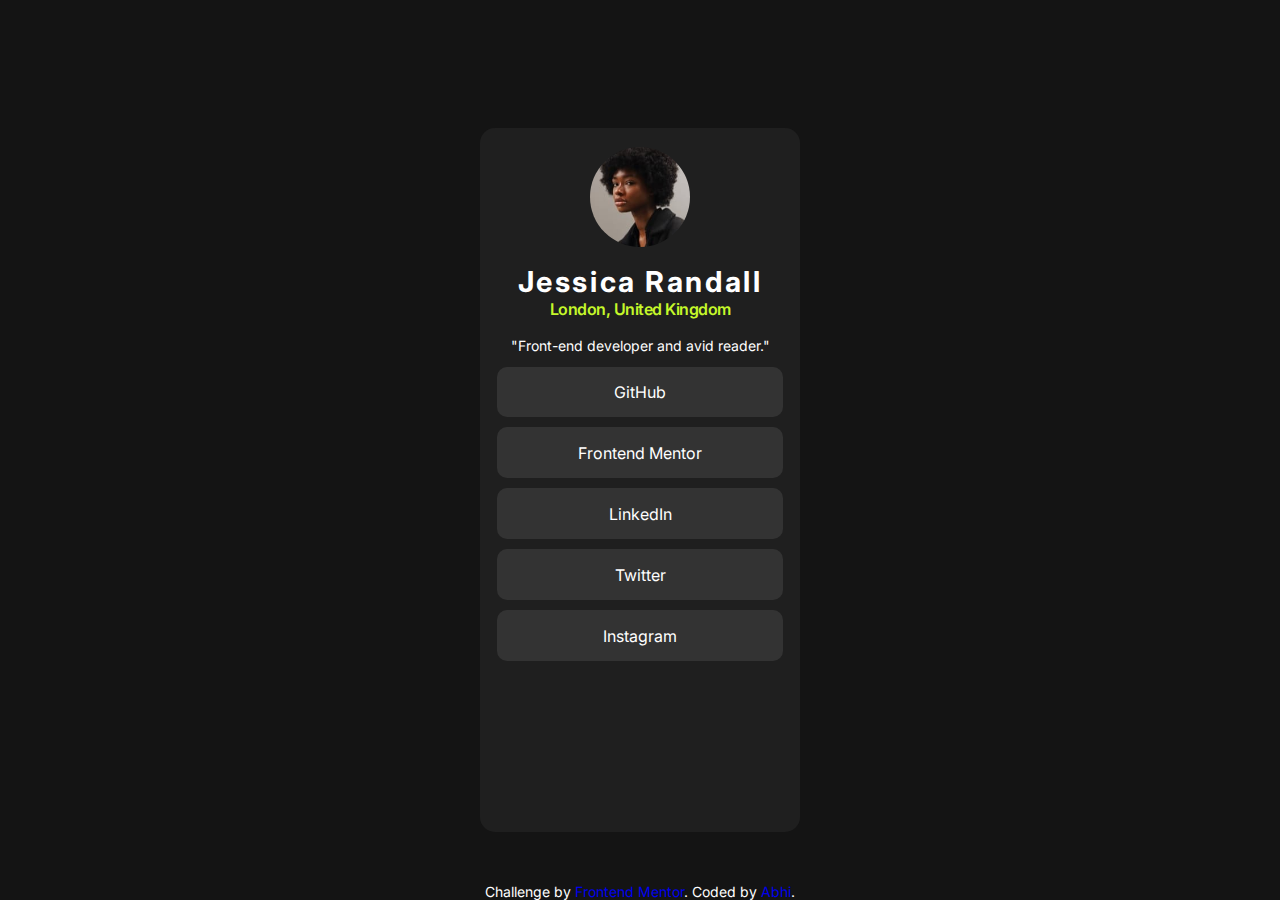
<file: 04-project/index.html>
<!DOCTYPE html>
<html lang="en">
<head>
  <meta charset="UTF-8">
  <meta name="viewport" content="width=device-width, initial-scale=1.0"> <!-- displays site properly based on user's device -->

  <link rel="icon" type="image/png" sizes="32x32" href="./assets/images/favicon-32x32.png">
  
  <title>Frontend Mentor | Social links profile</title>
   
  <link rel="stylesheet" href="../04-project/assets/css/style.css">
</head>
<body>

  
    <div class="cover">
    
      <header class="top">
        <div class="img-section">
          <img src="../04-project/assets/images/avatar-jessica.jpeg" alt="Profile pic of Jessica">
        </div>
        <h1>Jessica Randall</h1>
        <h3>London, United Kingdom</h3>
        <p>  "Front-end developer and avid reader."</p>

      </header>
      
      <main class="buttons">
        
          <a href="https://github.com" target="_blank">GitHub</a>
          <a href="https://www.frontendmentor.io" target="_blank"> Frontend Mentor</a>
          <a href="https://in.linkedin.com" target="_blank">LinkedIn</a>
          <a href="https://twitter.com" target="_blank">Twitter</a>
          <a href="https://instagram.com" target="_blank">Instagram</a> 
      
      </main>
    </div>

    <footer class="footer">
      <div class="attribution">
        Challenge by <a href="https://www.frontendmentor.io?ref=challenge" target="_blank">Frontend Mentor</a>. 
        Coded by <a href="https://github.com/abhi-zero/Social-links/">Abhi</a>.
      </div>
    </footer>
   
</body>
</html>
</file>
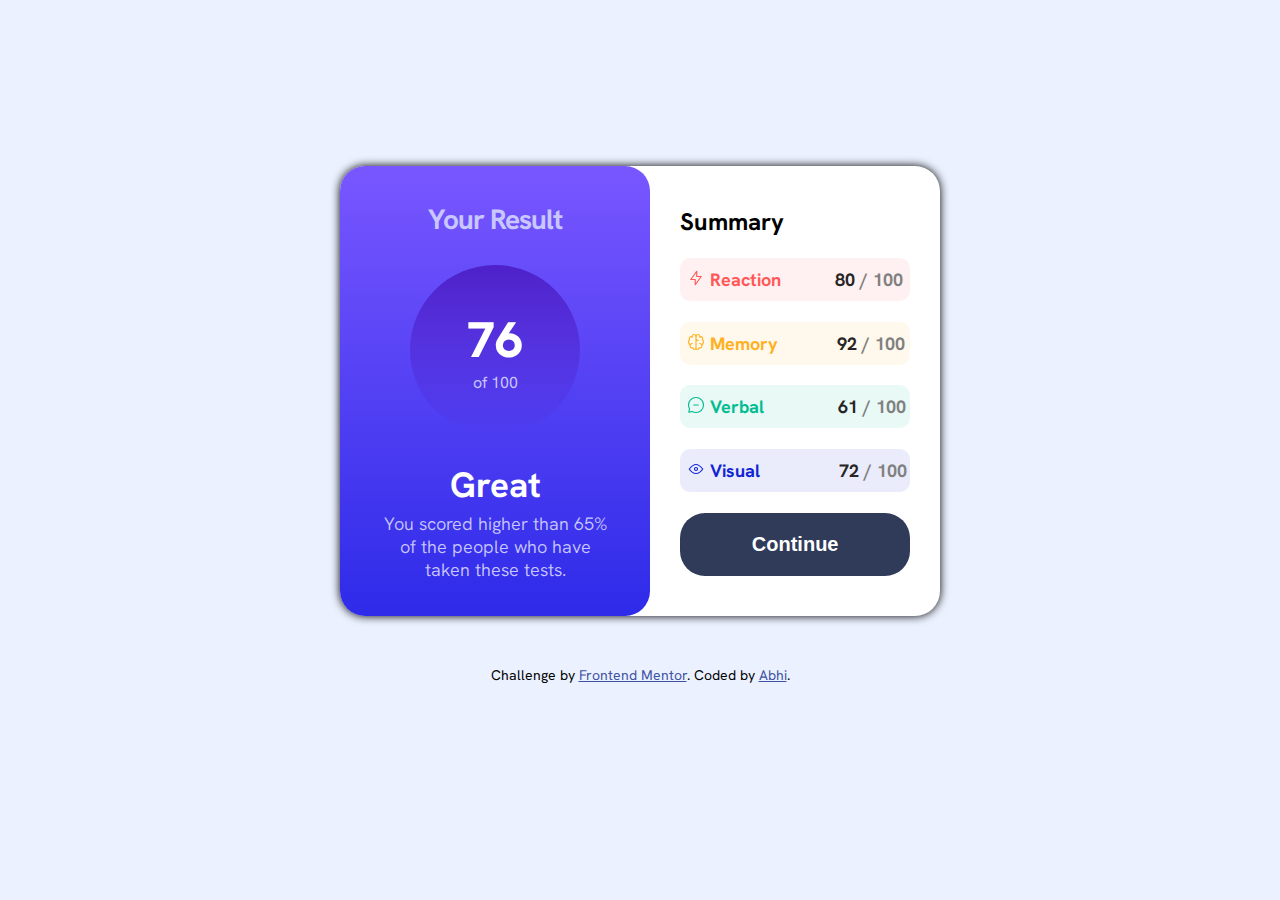
<file: 06-results-summary-component/index.html>
<!DOCTYPE html>
<html lang="en">
<head>
  <meta charset="UTF-8">
  <meta name="viewport" content="width=device-width, initial-scale=1.0"> <!-- displays site properly based on user's device -->

  <link rel="icon" type="image/png" sizes="32x32" href="./assets/images/favicon-32x32.png">
  
  <title>Frontend Mentor | Results summary component</title>
 
   <link rel="stylesheet" href="style.css">


</head>
<body>
     <!-- ||Main  -->
      <main>
        <!-- ||RIGHT SIDE  -->
        <div class="right-side">
          <h2>Your Result</h2>
          <div class="circle">
            <span class="big">76</span>
            <span class="small">of 100</span>
          </div>
          <div class="right-lower">
            <h2>Great</h2>
            <p> You scored higher than 65% of the people who have taken these tests.</p>
          </div>
        </div>

        <!-- ||LEFT SIDE SECTION  -->

        <div class="left-side">
          
          <h2>Summary</h2>
          <div class="line1">

            <svg xmlns="http://www.w3.org/2000/svg" width="20" height="20" fill="none" viewBox="0 0 20 20"><path stroke="#F55" stroke-linecap="round" stroke-linejoin="round" stroke-width="1.25" d="M10.833 8.333V2.5l-6.666 9.167h5V17.5l6.666-9.167h-5Z"/></svg>

            <h4 class="text1">Reaction</h4>
            <h4 class="num"><span> 80</span> / 100</h4>

          </div>
          <div class="line2">

            <svg xmlns="http://www.w3.org/2000/svg" width="20" height="20" fill="none" viewBox="0 0 20 20"><path stroke="#FFB21E" stroke-linecap="round" stroke-linejoin="round" stroke-width="1.25" d="M5.833 11.667a2.5 2.5 0 1 0 .834 4.858"/><path stroke="#FFB21E" stroke-linecap="round" stroke-linejoin="round" stroke-width="1.25" d="M3.553 13.004a3.333 3.333 0 0 1-.728-5.53m.025-.067a2.083 2.083 0 0 1 2.983-2.824m.199.054A2.083 2.083 0 1 1 10 3.75v12.917a1.667 1.667 0 0 1-3.333 0M10 5.833a2.5 2.5 0 0 0 2.5 2.5m1.667 3.334a2.5 2.5 0 1 1-.834 4.858"/><path stroke="#FFB21E" stroke-linecap="round" stroke-linejoin="round" stroke-width="1.25" d="M16.447 13.004a3.334 3.334 0 0 0 .728-5.53m-.025-.067a2.083 2.083 0 0 0-2.983-2.824M10 3.75a2.085 2.085 0 0 1 2.538-2.033 2.084 2.084 0 0 1 1.43 2.92m-.635 12.03a1.667 1.667 0 0 1-3.333 0"/></svg>

            <h4 class="text2">Memory</h4>
            <h4 class="num"> <span>92 </span>/ 100</h4>

          </div>

          <div class="line3">

            <svg xmlns="http://www.w3.org/2000/svg" width="20" height="20" fill="none" viewBox="0 0 20 20"><path stroke="#00BB8F" stroke-linecap="round" stroke-linejoin="round" stroke-width="1.25" d="M7.5 10h5M10 18.333A8.333 8.333 0 1 0 1.667 10c0 1.518.406 2.942 1.115 4.167l-.699 3.75 3.75-.699A8.295 8.295 0 0 0 10 18.333Z"/></svg>

            <h4 class="text3">Verbal</h4>
            <h4 class="num"><span>61</span> / 100</h4>

          </div>

          <div class="line4">

            <svg xmlns="http://www.w3.org/2000/svg" width="20" height="20" fill="none" viewBox="0 0 20 20"><path stroke="#1125D6" stroke-linecap="round" stroke-linejoin="round" stroke-width="1.25" d="M10 11.667a1.667 1.667 0 1 0 0-3.334 1.667 1.667 0 0 0 0 3.334Z"/><path stroke="#1125D6" stroke-linecap="round" stroke-linejoin="round" stroke-width="1.25" d="M17.5 10c-1.574 2.492-4.402 5-7.5 5s-5.926-2.508-7.5-5C4.416 7.632 6.66 5 10 5s5.584 2.632 7.5 5Z"/></svg>

            <h4 class="text4">Visual</h4>
            <h4 class="num"><span>72 </span>/ 100</h4>

          </div>

          <button>Continue</button> 

        </div>

      </main>
       
      <!-- ||FOOTER  -->
      <footer class="attribution">
        Challenge by <a href="https://www.frontendmentor.io?ref=challenge" target="_blank">Frontend Mentor</a>. 
        Coded by <a href="https://abhi-zero.github.io/Social-links/">Abhi</a>.
      </footer>
    
</body>
</html>
</file>
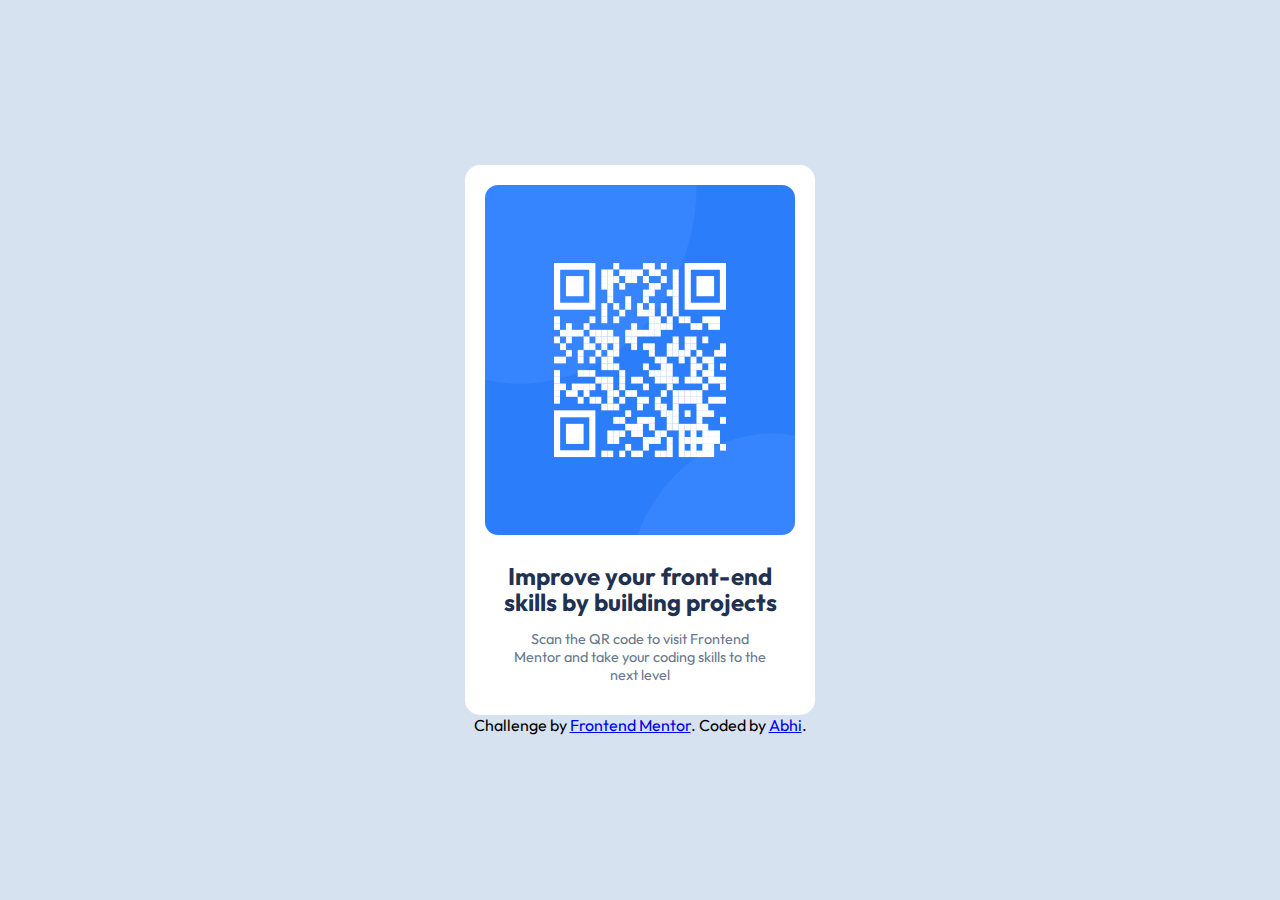
<file: 07-qr-code-component/index.html>
<!DOCTYPE html>
<html lang="en">
<head>
  <meta charset="UTF-8">
  <meta name="viewport" content="width=device-width, initial-scale=1.0"> <!-- displays site properly based on user's device -->

  <link rel="icon" type="image/png" sizes="32x32" href="./images/favicon-32x32.png">
  
  <title>Frontend Mentor | QR code component</title>
  <link rel="stylesheet" href="style.css">
</head>
<body>

  <main>
    <div class="img">
      <img src="./images/image-qr-code.png" alt="QR">
    </div>
    <div class="text">
      <h3>Improve your front-end skills by building projects</h3>
      <p>Scan the QR code to visit Frontend Mentor and take your coding skills to the next level</p>
    </div>
  </main>
  
  <footer class="attribution">
    Challenge by <a href="https://www.frontendmentor.io?ref=challenge" target="_blank">Frontend Mentor</a>. 
    Coded by <a href="https://abhi-zero.github.io/Social-links/">Abhi</a>.
  </footer>
</body>
</html>
</file>
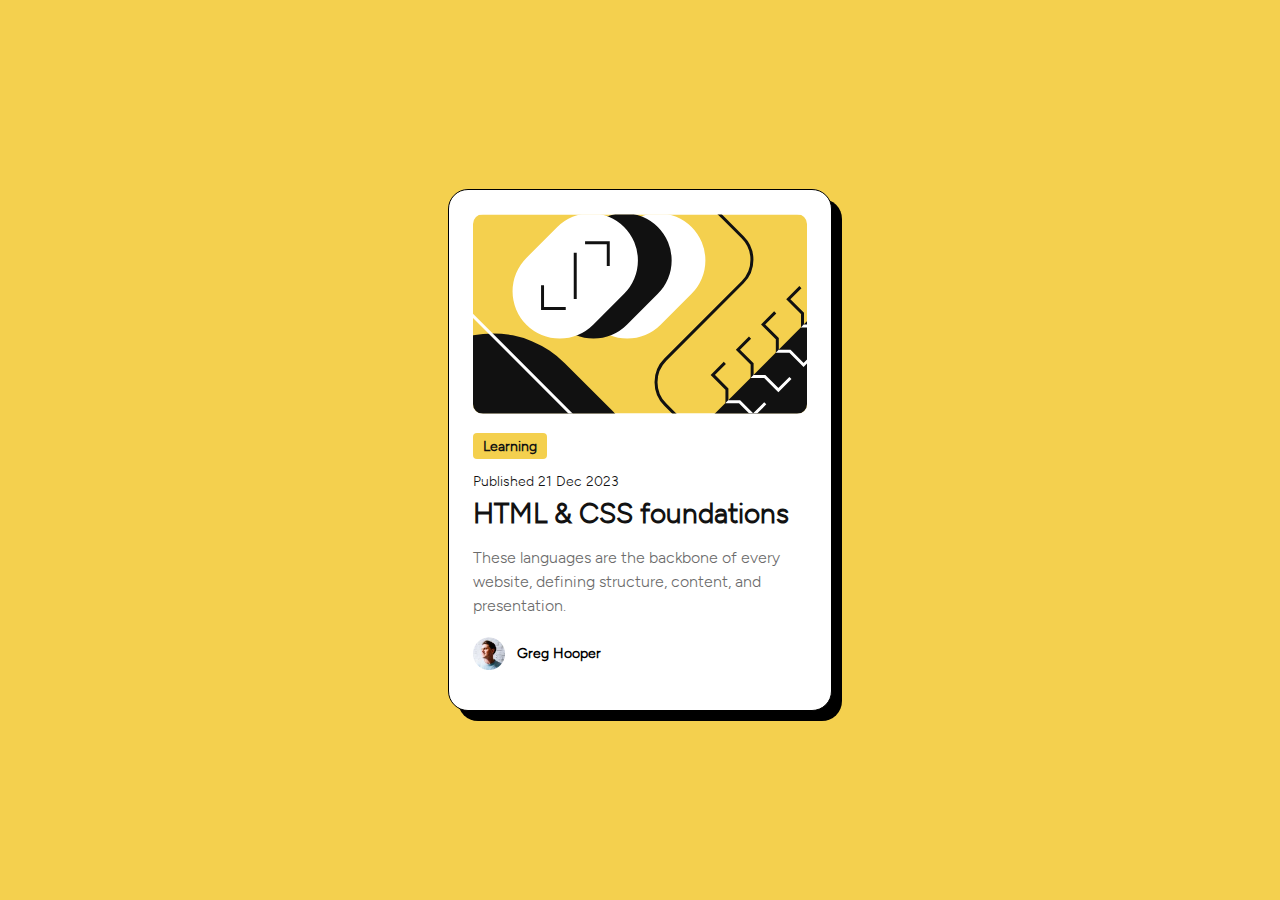
<file: 08-blog-preview-card/index.html>
<!DOCTYPE html>
<html lang="en">
<head>
  <meta charset="UTF-8">
  <meta name="viewport" content="width=device-width, initial-scale=1.0"> <!-- displays site properly based on user's device -->

  <link rel="icon" type="image/png" sizes="32x32" href="./assets/images/favicon-32x32.png">
  
  <title>Frontend Mentor | Blog preview card</title>
   
  <link rel="stylesheet" href="./css/style.css">
</head>
<body>
  <main>
    <figure>
      <img src="./assets/images/illustration-article.svg" alt="BLog Thumbnail">
    </figure>
    <section class="content">
      <div class="category">
        <h4>Learning</h4>
      </div>
      

      <h3 class="publish-date">Published 21 Dec 2023</h3>

      <a href="http://" target="_blank" class="title"><h3>HTML & CSS foundations</h3></a>

      <p>These languages are the backbone of every website, defining structure, content, and presentation.</p>
    </section>


    <div class="user">
      <img src="./assets/images/image-avatar.webp" alt="User Profile Image" width="32px">
      <h3 class="auther-name">Greg Hooper</h3>
    </div>
    
      
    
  </main>
  
</body>
</html>
</file>
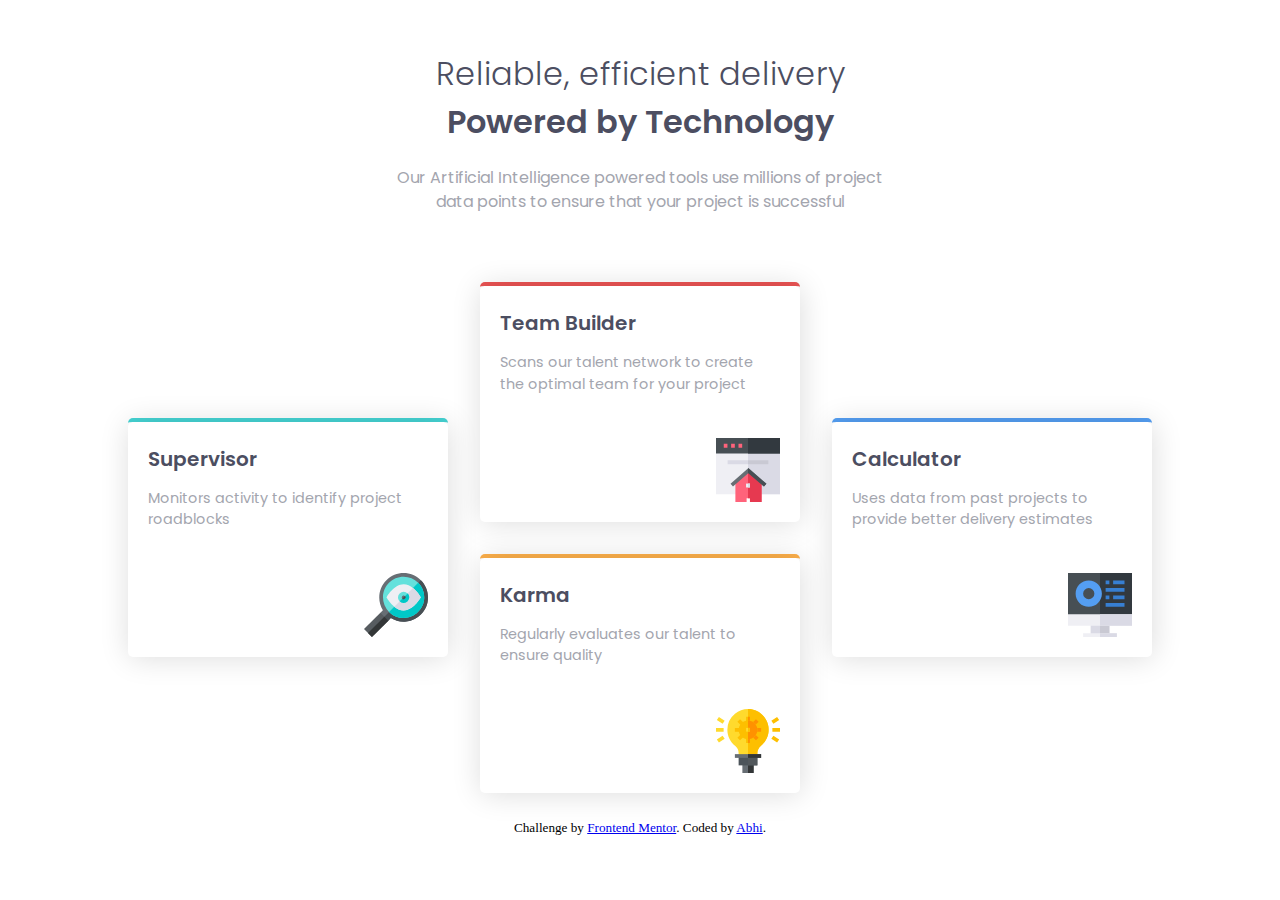
<file: 10-four-card-feature-section-master/index.html>
<!DOCTYPE html>
<html lang="en">
<head>
  <meta charset="UTF-8">
  <meta name="viewport" content="width=device-width, initial-scale=1.0"> <!-- displays site properly based on user's device -->

  <link rel="icon" type="image/png" sizes="32x32" href="./images/favicon-32x32.png">
  
  <title>Frontend Mentor | Four card feature section</title>

  <link rel="stylesheet" href="./css/style.css">

</head>
<body>
  <main class="grid-container">
    <section class="heading">
      <h2 class="light-heading">Reliable, efficient delivery</h2>
      <h2 class="bold-heading">Powered by Technology</h2>

      <p class="tag-line">Our Artificial Intelligence powered tools use millions of project data points 
        to ensure that your project is successful</p>
    </section>

    <section class="card-section">


      <section class="card-border-color1">
        <section class="card">
          <h3 class="card-heading">Supervisor</h3>
          <p class="card-description"> Monitors activity to identify project roadblocks</p>
          <section class="image-section">
            <img src="./images/icon-supervisor.svg" alt="Team-Builder logo" loading="lazy">
          </section>
        </section>
      </section>

      <section class="card-border-color2">
        <section class="card">
          <h3 class="card-heading">Team Builder</h3>
          <p class="card-description"> Scans our talent network to create the optimal team for your project</p>
          <section class="image-section">
            <img src="./images/icon-team-builder.svg" alt="Magnify Glass logo" loading="lazy">
          </section>
        </section>
      </section>

      <section class="card-border-color3">
        <section class="card">
          <h3 class="card-heading">Karma</h3>
          <p class="card-description">Regularly evaluates our talent to ensure quality</p>
          <section class="image-section">
            <img src="./images/icon-karma.svg" alt="Bulb logo" loading="lazy">
          </section>
        </section>
      </section>

      <section class="card-border-color4">
        <section class="card">
          <h3 class="card-heading">Calculator</h3>
          <p class="card-description">Uses data from past projects to provide better delivery estimates</p>
          <section class="image-section">
            <img src="./images/icon-calculator.svg" alt="Team-Builder logo" loading="lazy">
          </section>
        </section>
      </section>

    </section>
 </main>
  
  <footer>
    <p class="attribution">
      Challenge by <a href="https://www.frontendmentor.io?ref=challenge" target="_blank">Frontend Mentor</a>. 
      Coded by <a href="https://github.com/abhi-zero/">Abhi</a>.
    </p>
  </footer>
</body>
</html>
</file>
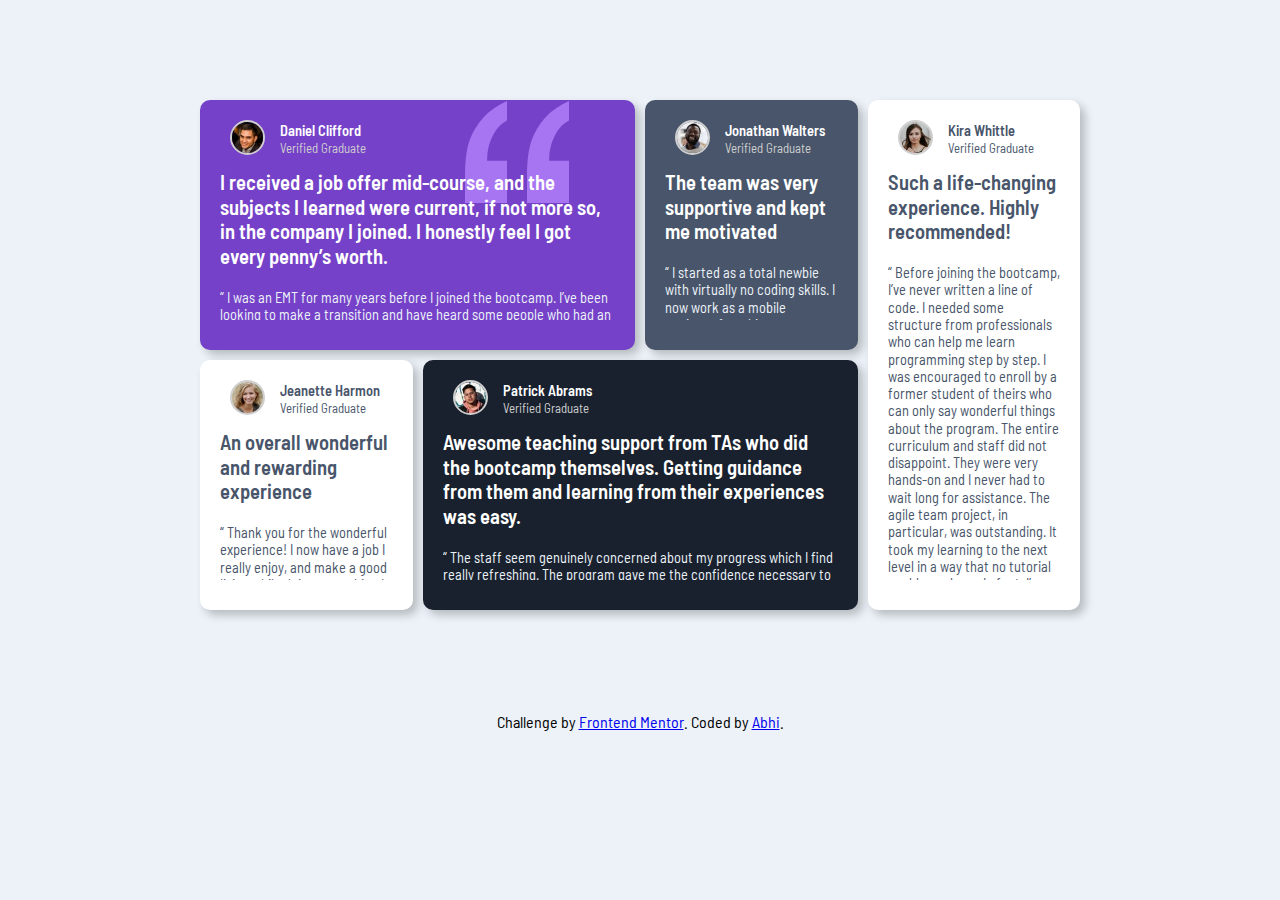
<file: 11-testimonials-grid-section/index.html>
<!DOCTYPE html>
<html lang="en">

<head>
  <meta charset="UTF-8" />
  <meta name="viewport" content="width=device-width, initial-scale=1.0" />
  <!-- displays site properly based on user's device -->

  <link rel="icon" type="image/png" sizes="32x32" href="./images/favicon-32x32.png" />

  <title>Frontend Mentor | [11-testimonials-grid-section]</title>
  <link rel="stylesheet" href="./css/style.css" />
</head>

<body>
  <main class="grid-main">
    <section class="grid-card">
      <section class="user-info">
        <figure class="image-icon">
          <img src="./images/image-daniel.jpg" alt="User's Profile Pic" />
        </figure>
        <section class="user-name">
          <h4>Daniel Clifford</h4>
          <p>Verified Graduate</p>
        </section>
      </section>
        <article class="user-message">
          <h3>
            I received a job offer mid-course, and the subjects I learned were
            current, if not more so, in the company I joined. I honestly feel
            I got every penny’s worth.
          </h3>
          <p>
            “ I was an EMT for many years before I joined the bootcamp. I’ve
            been looking to make a transition and have heard some people who
            had an amazing experience here. I signed up for the free intro
            course and found it incredibly fun! I enrolled shortly thereafter.
            The next 12 weeks was the best - and most grueling - time of my
            life. Since completing the course, I’ve successfully switched
            careers, working as a Software Engineer at a VR startup. ”
          </p>
        </article>
    </section>
    
    <section class="grid-card">
      <section class="user-info">
        <figure class="image-icon">
          <img src="./images/image-jonathan.jpg" alt="User's Profile Pic" />
        </figure>
        <section class="user-name">
          <h4>Jonathan Walters</h4>
          <p>Verified Graduate</p>
        </section>
      </section>
      <article class="user-message">
          <h3>The team was very supportive and kept me motivated</h3>
          <p>
            “ I started as a total newbie with virtually no coding skills. I
            now work as a mobile engineer for a big company. This was one of
            the best investments I’ve made in myself. ”
          </p>
      </article>
    </section>

    <section class="grid-card">
      <section class="user-info">
        <figure class="image-icon">
          <img src="./images/image-jeanette.jpg" alt="User's Profile Pic" />
        </figure>
        <section class="user-name">
          <h4>Jeanette Harmon</h4>
          <p>Verified Graduate</p>
        </section>
      </section>
        <article class="user-message">
          <h3>An overall wonderful and rewarding experience</h3>
          <p>
            “ Thank you for the wonderful experience! I now have a job I
            really enjoy, and make a good living while doing something I love.
            ”
          </p>
        </article>
    </section>

    <section class="grid-card">
      <section class="user-info">
        <figure class="image-icon">
          <img src="./images/image-patrick.jpg" alt="User's Profile Pic" />
        </figure>
        <section class="user-name">
          <h4>Patrick Abrams</h4>
          <p>Verified Graduate</p>
        </section>
      </section>
      <article class="user-message">
        <h3>
          Awesome teaching support from TAs who did the bootcamp themselves.
          Getting guidance from them and learning from their experiences was
          easy.
        </h3>
        <p>
          “ The staff seem genuinely concerned about my progress which I
          find really refreshing. The program gave me the confidence
          necessary to be able to go out in the world and present myself as
          a capable junior developer. The standard is above the rest. You
          will get the personal attention you need from an incredible
          community of smart and amazing people. ”
        </p>
      </article> 
    </section>

    <section class="grid-card">
      <section class="user-info">
        <figure class="image-icon">
          <img src="./images/image-kira.jpg" alt="User's Profile Pic" />
        </figure>
        <section class="user-name">
          <h4>Kira Whittle</h4>
          <p>Verified Graduate</p>
        </section>
      </section>
        <article class="user-message">
          <h3>
            Such a life-changing experience. Highly
            recommended!
          </h3>
          <p>
            “ Before joining the bootcamp, I’ve never written a line of
            code. I needed some structure from professionals who can help me learn
            programming step by step. I was encouraged to enroll by a former student
            of theirs who can only say wonderful things about the program. The entire
            curriculum and staff did not disappoint. They were very hands-on and I
            never had to wait long for assistance. The agile team project, in
            particular, was outstanding. It took my learning to the next level in a
            way that no tutorial could ever have. In fact, I’ve often referred to it
            during interviews as an example of my developent experience. It certainly
            helped me land a job as a full-stack developer after receiving multiple
            offers. 100% recommend! ”
          </p>
        </article>
    </section>


  </main>

  <footer class="attribution">
    Challenge by
    <a href="https://www.frontendmentor.io?ref=challenge" target="_blank">Frontend Mentor</a>. Coded by <a href="https://github.com/abhi-zero/">Abhi</a>.
  </footer>
</body>

</html>
</file>
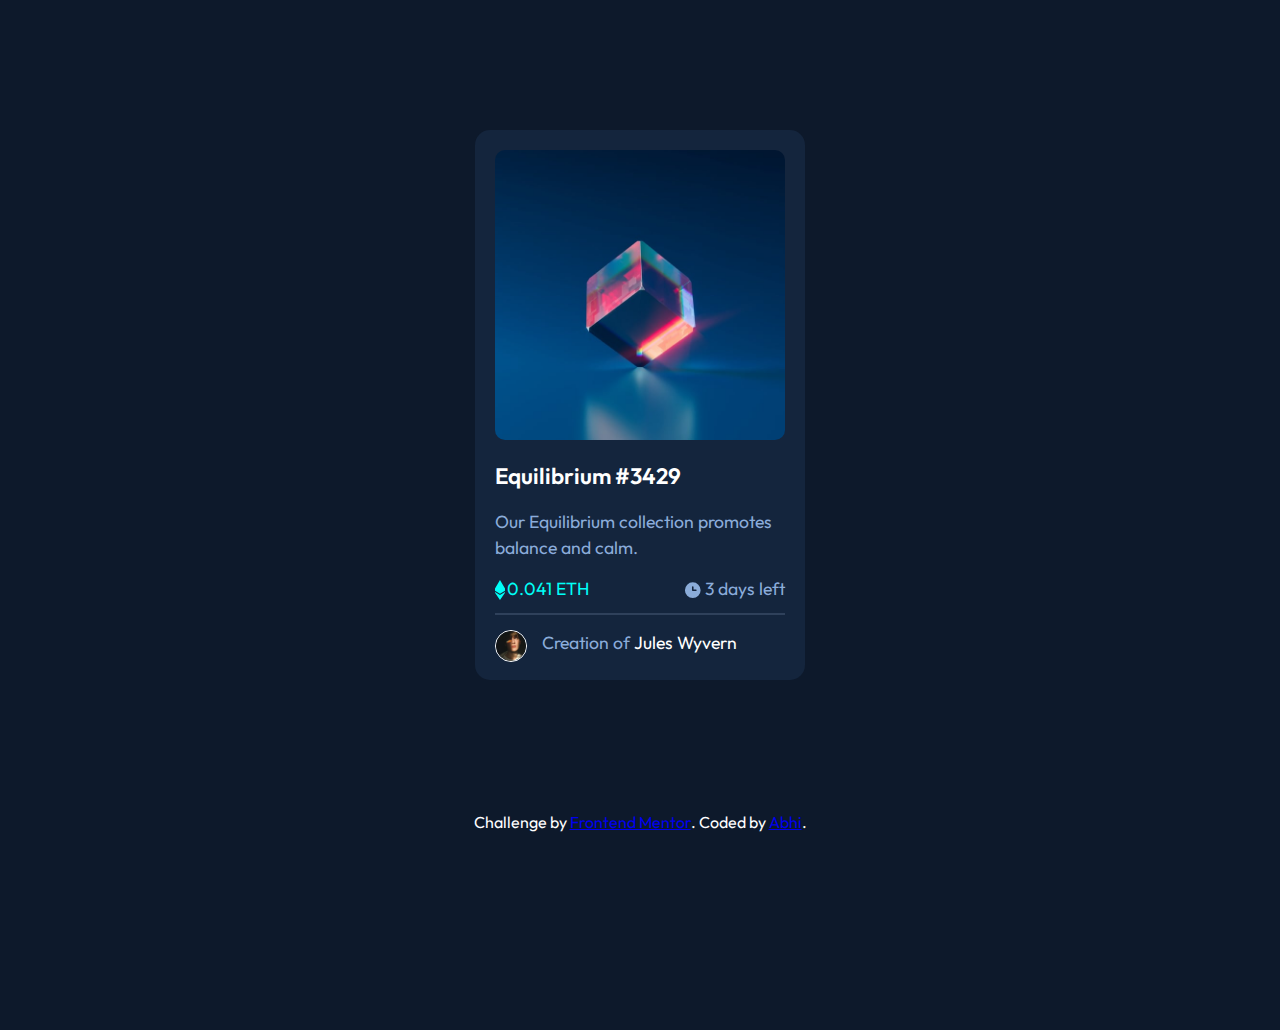
<file: nft-preview-card/index.html>
<!DOCTYPE html>
<html lang="en">
<head>
  <meta charset="UTF-8">
  <meta name="viewport" content="width=device-width, initial-scale=1.0"> <!-- displays site properly based on user's device -->

  <link rel="icon" type="image/png" sizes="32x32" href="./images/favicon-32x32.png">
  
  <title>Frontend Mentor | NFT preview card component</title>

   <link rel="stylesheet" href="./css/styles.css">
</head>
<body>
  <main class="card">
    <section class="image-section">
      
      <figure class="image">
        <div class="clay-color">
        <img class="eye-icon" src="./images/icon-view.svg">
        </div>
        <img class="main-image" src="./images/image-equilibrium.jpg" alt="NFT image">
      
      </figure>

    </section>
    <section class="grid-content">
     <section class="grid-main-content">
        <h1 class="title"><a href=""> Equilibrium #3429</a></a></h1>
        <p class="discription">Our Equilibrium collection promotes balance and calm.</p>
    
        <div class="flex-section">
          <div class="short-title"><img class="icon" src="./images/icon-ethereum.svg"><p> 0.041 ETH</p></div>  
          <div class="offer-time"><img class="icon" src="./images/icon-clock.svg"><p >3 days left</p></div>
        </div>
      </section>
      <div class="creater-info">
        <img src="./images/image-avatar.png" alt="Creater picture">
        <p>Creation of <a href="#"> Jules Wyvern</a></p>
      </div>
    </section>

  </main>
  <footer class="attribution">
    Challenge by <a href="https://www.frontendmentor.io?ref=challenge" target="_blank">Frontend Mentor</a>. 
    Coded by <a href="https://github.com/abhi-zero/">Abhi</a>.
  </footer>
</body>
</html>
</file>
<file: 04-project/assets/css/style.css>
@import url('https://fonts.googleapis.com/css2?family=Inter:ital,opsz,wght@0,14..32,100..900;1,14..32,100..900&display=swap');


*{
    margin: 0;
    padding: 0;
    box-sizing: border-box;
}

:root{
    --BGCOLOR:hsl(0, 0%, 8%);
    --COVER-BG-COLOR:hsl(0, 0%, 12%);
    --BUTTON-BG-COLOR:hsl(0, 0%, 20%);
    --TEXT-COLOR:hsl(0, 0%, 100%);
    --GREEN-COLOR: hsl(75, 94%, 57%);
}

html,body{
    height: 100%;
    width: 100vw;
    font-family:"Inter", sans-serif;
    color: var(--TEXT-COLOR);
    background-color: var(--BGCOLOR);
    
    display: flex;
    flex-direction: column;
    align-items:center ;
    justify-content: center;
    
}

.cover{
    background-color: var(--COVER-BG-COLOR);
    height: 91%;
    width: 25vw;
    margin:10vw 0 0 0;
    padding: 1.5vw 1.3vw 0 1.3vw;
    border-radius: 15px;
}

.top .img-section img{
    width: 100px;
    height: 100px;
    object-fit: cover;
    border-radius: 50%;  
}
.top .img-section{
    /* background-color: aqua; */
   display: flex;
   justify-content: center;
}

.top>h1{
    text-align: center;
    /* background-color:black; */
    padding-top: 1.3vw;
    font-size: 1.8rem;
    font-weight: 700;
    letter-spacing: 0.2vw;
}

.top>h3{
    text-align: center;
    /* background-color:rgb(149, 38, 38); */
    font-size: 1rem;
    font-weight: 600;
    letter-spacing: -0.5px;
    color: var(--GREEN-COLOR);   
}

.top>p{
    text-align: center;
    font-size: 14px;
    /* background-color: tomato; */
    padding: 1.4vw 0 1vw 0;   
}

.buttons{
    
    display: flex;
    flex-direction: column;
    /* background-color: blue; */
    text-align: center;
    column-gap: 1.2vw;
}

.buttons a{
    color: var(--TEXT-COLOR);
    background-color: var(--BUTTON-BG-COLOR);
    text-decoration: none;
    border-radius: 10px; 
    margin-bottom: 0.8vw;
    padding: 1.2vw ;
}

.buttons a:hover, a:focus, a:active{
    background-color: var(--GREEN-COLOR);
    color:var(--BGCOLOR)
}


 .footer .attribution{
    width: 100%;
    font-size: 14px;
    text-align: center;
    margin-top: 4vw;
}
.footer .attribution a{
    text-decoration: none;
}


@media(max-width:600px){
    html,body{
        height:100%;
        width: 100vw;
        font-family:"Inter", sans-serif;
        color: var(--TEXT-COLOR);
        background-color: var(--BGCOLOR);
        padding: 15vw 5vw;
        display: flex;
        flex-direction: column;
        align-items:center ;
        justify-content: center;
        
    }
    .cover{
        background-color: var(--COVER-BG-COLOR);
        height: 85vh;
        width: 80vw;
        padding: 7vw 5vw 5vw 5vw;
        border-radius: 15px;
        gap: 5vw;
    } 

    .top>h1{
        text-align: center;
        /* background-color:black; */
        padding-top: 3vw ;
        font-size: 1.8rem;
        font-weight: 700;
        letter-spacing: 0.2vw;
    }
    .top>h3{
        text-align: center;
        /* background-color:rgb(149, 38, 38); */
        font-size: 1rem;
        font-weight: 600;
        letter-spacing: -0.2vw;
        color: var(--GREEN-COLOR);   
    }

    .top>p{
        text-align: center;
        font-size: 14px;
        /* background-color: tomato; */
        padding: 2vh 0 1.5vh 0;   
    }

    .buttons{
    
        display: flex;
        flex-direction: column;
        /* background-color: blue; */
        text-align: center;
        gap: 2vh;
    }

    .buttons a{
        color: var(--TEXT-COLOR);
        background-color: var(--BUTTON-BG-COLOR);
        text-decoration: none;
        border-radius: 10px; 
        margin-bottom: 0.8vw;
        padding: 3.3vw ;
    }

    .footer .attribution{

        width: 80%;
        font-size: 14px;
        text-align: center;
        margin-top: 10vw;
        padding-left: 8vw;
    }    
}
</file>
<file: 06-results-summary-component/style.css>
@import url('https://fonts.googleapis.com/css2?family=Hanken+Grotesk:ital,wght@0,100..900;1,100..900&display=swap');


*{
    margin: 0;
    padding: 0;
    box-sizing: border-box;
}

:root{
    /* ||colors */
    --Light-red: hsl(0, 100%, 67%);
    --Orangey-yellow: hsl(39, 100%, 56%);
    --Green-teal: hsl(166, 100%, 37%);
    --Cobalt-blue: hsl(234, 85%, 45%);
     
    
    /* ||Gradiant color  */
    --Light-slate-blue-bg: hsl(252, 100%, 67%);
    --Light-royal-blue-bg: hsl(241, 81%, 54%);

    --Violet-blue-circle: hsla(256, 72%, 46%, 1);
    --Persian-blue-circle: hsla(241, 72%, 46%, 0);

    /* ||orther colors  */
    --White: hsl(0, 0%, 100%);
    --Pale-blue: hsl(221, 100%, 96%);
    --Light-lavender: hsl(241, 100%, 89%);
    --Dark-gray-blue: hsl(224, 30%, 27%);
}

html, body{
    height: 100%;
    width: 100%;
    font-family: "Hanken Grotesk", sans-serif;
    background-color: var(--Pale-blue);
    display: flex;
    flex-direction: column;
    justify-content: center;
    align-items: center;
}



main{
    width: 600px;
    height: 450px;
    background-color:var(--White);
    display: flex;
    border-radius: 25px; 
    box-shadow: 0px 0px 10px black;
}   

/* ||RIGHT SIDE  */

.right-side{
    background: linear-gradient(var(--Light-slate-blue-bg), var(--Light-royal-blue-bg));
    padding: 35px;
    display: flex;
    flex-direction: column;
    align-items: center;
    justify-content: space-between;
    border-radius: 25px;
}

 /* || RIGTSIDE HEADING */

.right-side>h2{
    font-size: 28px;
    letter-spacing: -1px;
    font-weight: 700;
    color: var(--Light-lavender) ;
}
   
  /* ||RIGHT SIDE CIRCLE  */

.right-side .circle{
    width: 170px;
    height: 170px;
    background: linear-gradient(var(--Violet-blue-circle), var(--Persian-blue-circle));
    border-radius: 100px;
    display: flex;
    flex-direction: column;
    justify-content: center;
    align-items: center;
}
   /* ||CIRCLE'S NUMBERS */

.right-side .circle .big{
    font-size: 50px;
    font-weight: 800;
    color: var(--White);
}
.right-side .circle .small{
    font-size: 16px;
    font-weight: 400;
    color: var(--Light-lavender);
}

   /* ||RIGHTSIDE FOOTER */

       /* ||HEADING */

.right-side .right-lower h2{
    text-align: center;
    padding-bottom: 4px;
    font-size: 35px;
    font-weight: 700;
    color: var(--White);
}
     /* ||PARAGRAPH */

.right-side .right-lower p{
    text-align: center;
    font-size: 18px;
    font-weight: 350;
    color: var(--Light-lavender);
}
   /* ||LEFTSIDE */
   
.left-side{
    width: 100%;
    padding: 40px 30px;
    display: flex;
    flex-direction: column;
    justify-content: space-between;
}
  /* ||LEFTSIDE HEADING  */
.left-side>h2{
    font-size: 24px;
    font-weight: 700;
}
   /* SECTIONS  */
.left-side .line1{
    padding:10px 0 10px 5px;
    border-radius: 10px;
    background-color:  hsla(0, 100%, 67%, 0.085);;
    display: flex;
    font-size: 18px;
    font-weight: 600;
}
.left-side .line1 .text1{
    color: var(--Light-red);
    padding: 0 4px 0 5px;
}
.left-side .line1 .num{
    color: gray;
    padding-left: 50px;
}

.left-side .line2{
    padding:10px 0 10px 5px;
    border-radius: 10px;
    background-color:  hsla(39, 100%, 56%, 0.085);
    display: flex;
    font-size: 18px;
    font-weight: 600;
}
.left-side  .text2{
    color: var(--Orangey-yellow);
    padding: 0 4px 0 5px;
}
.left-side  .line2 .num{
    color: gray;
    padding-left: 55px;
}


.left-side .line3{
    padding:10px 0 10px 5px;
    border-radius: 10px;
    background-color:  hsla(166, 100%, 37%, 0.085);
    display: flex;
    font-size: 18px;
    font-weight: 600;
}
.left-side  .text3{
    color: var(--Green-teal);
    padding: 0 4px 0 5px;
}
.left-side .line3 .num{
    color: gray;
    padding-left: 70px;
}


.left-side .line4{
    padding:10px 0 10px 5px;
    border-radius: 10px;
    background-color:  hsla(234, 85%, 45%, 0.085);
    display: flex;
    font-size: 18px;
    font-weight: 600;
}
.left-side  .text4{
    color: var(--Cobalt-blue);
    padding: 0 4px 0 5px;
}

.left-side .line4 .num{
    color: gray;
    padding-left: 75px;
}



.left-side svg{
    padding-left:2px;
    font-size: 18px;
}


.left-side span{
    color: rgb(38, 36, 36);
}


/* ||continue button  */

button{
    background-color: var(--Dark-gray-blue);
    padding: 20px 20px;
    border-radius: 25px;
    border: none;
    font-size: 20px;
    font-weight: 600;
    color: var(--White);
    transition: background-color 0.5s;
}

button:hover ,button:focus{
    background-color: rgb(6, 3, 60);
}

button:active{
    background: linear-gradient(var(--Violet-blue-circle), var(--Persian-blue-circle));
}
 
   /* FOOTER  */
.attribution { 
    padding: 50px 0;
    font-size: 14px;
     text-align: center;

}

.attribution a {
     color: hsl(228, 45%, 44%); 
}


@media (max-width:600px) {

    html, body{
        height: 100%;
        width: 100%;
        font-family: "Hanken Grotesk", sans-serif;
        background-color: var(--Pale-blue);
        display: flex;
        flex-direction: column;
        
    }
    main{
        
        width: 100%;
        height: 95vh;
        background-color:var(--White);
        display: flex;
        flex-direction: column;
        border-radius:  0 0 0 0; 
        padding-bottom: 0;
        margin-bottom: 0;
        box-shadow: 0px 0px  0 rgb(255, 252, 252);
        
    }
    .right-side{
        padding: 10px;
        border-radius: 0  0  25px 25px;
        justify-content:space-around;
    }

    
    .right-side>h2{
        height: 9vh;
        font-size: 20px;
        font-weight: 600;
        padding-top: 15px;
    }

    .right-side .circle{
       
        width: 120px;
        height: 120px;
        border-radius: 100px;
    }

    .right-side .circle .big{
        font-size: 30px;
        font-weight: 650;
        color: var(--White);
    }

    .right-side .right-lower h2{
        
        padding: 7px;
        font-size: 25px;
        font-weight: 600;
    }

    .right-side .right-lower p{
        text-align: center;
        padding: 0 25px 20px 25px;
        font-size: 16px;
        font-weight: 300;
    }

    .left-side{
        width: 100%;
        padding: 10px 30px;
        display: flex;
        flex-direction: column;
        justify-content: space-between;
        gap: 20px;
    }

    .left-side>h2{
        font-size: 20px;
        font-weight: 600;
    }
    
    
    
    
    .attribution { display:none ;
        font-size: 11px; 
        text-align: center; 
    }
}
</file>
<file: 07-qr-code-component/style.css>
@import url('https://fonts.googleapis.com/css2?family=Outfit:wght@100..900&display=swap');

*{
    margin: 0;
    padding: 0;
    box-sizing: border-box;
    font-family: "Outfit", sans-serif;
}

:root{

    /* color  */
    --White: hsl(0, 0%, 100%);

    --Slate300: hsl(212, 45%, 89%);
    --Slate500: hsl(216, 15%, 48%);
    --Slate900: hsl(218, 44%, 22%);
}

html,body{
    height:100%;
    width: auto;
    background-color: var(--Slate300);
    display: flex;
    flex-direction: column;
    justify-content: center;
    align-items: center;
    position: relative;
}

main{
    width: 350px;
    height: 550px;
    background-color: var(--White);
    display: flex;
    flex-direction: column;
    align-items: center;
    border-radius: 15px;
    /* margin-top: 20%; */
}   

 main .img img{
    width: 310px;
    height: 350px;
    margin: 20px 0 20px 0;
    border-radius: 13px;
}

 main .text{
    margin:  5px 15px;
    text-align: center;
    overflow-wrap:break-word;
    width: 300px;
}

 main .text h3{
    font-size: 1.5rem;
    line-height: 1.6rem;
    color: var(--Slate900);
 }
 main .text p{
    margin: 15px 20px 0 20px;
    font-size: 0.9rem;
    font-weight: 400;
    color: var(--Slate500);
}
    

footer{
   
    text-align: center;
}

@media (max-width:31.25rem) {
    footer{
        width: 70%;
        text-align: center;
    }
}
</file>
<file: 08-blog-preview-card/css/style.css>
@font-face {
    font-family: 'figtreelight';
    src: url('../assets/fonts/figtree-variablefont_wght-webfont.woff2') format('woff2'),
         url('../assets/fonts/figtree-variablefont_wght-webfont.woff') format('woff');
    font-weight: normal;
    font-style: light;

}



/*
  1. Use a more-intuitive box-sizing model.
*/
*, *::before, *::after {
    box-sizing: border-box;
  }
  
  /*
    2. Remove default margin
  */
  * {
    margin: 0;
  }
  
  /*
    Typographic tweaks!
    3. Add accessible line-height
    4. Improve text rendering
  */
  body {
    line-height: 1.5;
    -webkit-font-smoothing: antialiased;
  }
  
  /*
    5. Improve media defaults
  */
  img, picture, video, canvas, svg {
    display: block;
    max-width: 100%;
  }
  
  /*
    6. Remove built-in form typography styles
  */
  input, button, textarea, select {
    font: inherit;
  }
  
  /*
    7. Avoid text overflows
  */
  p, h1, h2, h3, h4, h5, h6 {
    overflow-wrap: break-word;
  }
  
  /*
    8. Create a root stacking context
  */
  #root, #__next {
    isolation: isolate;
  }


 :root{
    /* |colors */

    --Yellow: hsl(47, 88%, 63%);

    --White: hsl(0, 0%, 100%);

    --Gray-500: hsl(0, 0%, 42%);
    --Gray-950: hsl(0, 0%, 7%);

    /* |FONT size */

    --fs1:1.5rem;
    --fs2:1rem;
    --fs3:0.875rem;
    
 }

 html, body{
    height: 100%;
     font-family: 'figtreelight',sans-serif ;
     background-color: var(--Yellow); 
     display: flex;
     justify-content: center; 
     align-items: center;

 }

 main{
   width: 327px;
   height: 501px;
   background-color: var(--White);
   padding: 1.5rem;
   border-radius: 20px;
   border: 1px solid black;
   box-shadow: 10px 10px;
  }

 figure img{
    width: 279px;
    height: 200px;
    border-radius: 10px;
    object-fit: cover;
  }

 .content{
  padding: 1.2rem 0;
  color: var(--Gray-950);
 }

 .content .category{
  width: 4.625rem;
  height: 1.625rem;
  background-color: var(--Yellow);
  font-size: var(--fs3);
  font-weight: bolder;
  text-align: center;
  padding-top: 0.188rem;
  border-radius: 4px;
  color: var(--Gray-950);
 }
 .content .publish-date{
  padding-top: 0.75rem;
  font-size: var(--fs3);
  font-weight: 500;
 }
 
 .content .title {
   padding-top:0.75rem ;
   font-size: var(--fs1);
   font-weight: 900;
   transition: color .3s;
  }
  
  .content a{
   color: var(--Gray-950);
   text-decoration: none;
   letter-spacing: -0.125rem;
  }
 .content a:hover{
  color: var(--Yellow);
 }
 
 .content p{
  padding-top: 0.75rem;
  font-size: var(--fs2);
  font-weight:500;
  color: var(--Gray-500);
 }

 .user{
  display:flex;
  align-items: center;
  padding-bottom: 1.25rem;
 }

 .user .auther-name{
  font-size: var(--fs3);
  font-weight: 700;
  padding-left: 0.75rem;
 }
@media (width >= 30rem) {
     
  main{
    width: 384px;
    height: 522px;
    background-color: var(--White);
  }
  

  figure img{
    width: 336px;
    height: 200px;
  }

  .content a{
    
    letter-spacing: 0px;
   }
}
</file>
<file: 10-four-card-feature-section-master/css/style.css>
/* poppins-300 - latin */
  @font-face {
    font-display: swap; 
    font-family: 'Poppins';
    font-style: normal;
    font-weight: 300;
    src: url('../fonts/poppins-v21-latin-300.woff2') format('woff2');
  }
  /* poppins-regular - latin */
  @font-face {
    font-display: swap; 
    font-family: 'Poppins';
    font-style: normal;
    font-weight: 400;
    src: url('../fonts/poppins-v21-latin-regular.woff2') format('woff2');
  }
  /* poppins-500 - latin */
  @font-face {
    font-display: swap; 
    font-family: 'Poppins';
    font-style: normal;
    font-weight: 500;
    src: url('../fonts/poppins-v21-latin-500.woff2') format('woff2');
  }
  /* poppins-600 - latin */
  @font-face {
    font-display: swap; 
    font-family: 'Poppins';
    font-style: normal;
    font-weight: 600;
    src: url('../fonts/poppins-v21-latin-600.woff2') format('woff2');
  }
  /* poppins-700 - latin */
  @font-face {
    font-display: swap; 
    font-family: 'Poppins';
    font-style: normal;
    font-weight: 700;
    src: url('../fonts/poppins-v21-latin-700.woff2') format('woff2');
  }
  /* poppins-800 - latin */
  @font-face {
    font-display: swap; 
    font-family: 'Poppins';
    font-style: normal;
    font-weight: 800;
    src: url('../fonts/poppins-v21-latin-800.woff2') format('woff2');
  }
  /* poppins-900 - latin */
  @font-face {
    font-display: swap; 
    font-family: 'Poppins';
    font-style: normal;
    font-weight: 900;
    src: url('../fonts/poppins-v21-latin-900.woff2') format('woff2');
  }



/*
  1. Use a more-intuitive box-sizing model.
*/
*, *::before, *::after {
    box-sizing: border-box;
  }
  
  /*
    2. Remove default margin
  */
  * {
    margin: 0;
  }
  
  /*
    Typographic tweaks!
    3. Add accessible line-height
    4. Improve text rendering
  */
  body {
    line-height: 1.5;
    -webkit-font-smoothing: antialiased;
    
  }
  
  /*
    5. Improve media defaults
  */
  img, picture, video, canvas, svg {
    display: block;
    max-width: 100%;
  }
  
  /*
    6. Remove built-in form typography styles
  */
  input, button, textarea, select {
    font: inherit;
  }
  
  /*
    7. Avoid text overflows
  */
  p, h1, h2, h3, h4, h5, h6 {
    overflow-wrap: break-word;
  }
  
  /*
    8. Create a root stacking context
  */
  #root, #__next {
    isolation: isolate;
  }

  :root{
    /* ### Primary */

        --Red: hsl(0, 78%, 62%);
        --Cyan: hsl(180, 62%, 55%);
        --Orange: hsl(34, 97%, 64%);
        --Blue: hsl(212, 86%, 64%);
        --gray: rgb(209, 209, 209);

    /* ### Neutral */

        --Very-Dark-Blue: hsl(234, 12%, 34%);
        --Grayish-Blue: hsl(229, 6%, 66%);
        --Very-Light-Gray: hsl(0, 0%, 98%);
  }

   body{
    padding: 100px 20px;
   }
  .grid-container{
      font-family: 'Poppins';
      display:grid;
      gap: 3em;
      grid-template-rows: 1fr auto ;
    }

    .heading{
      display: flex;
      flex-direction:column;
      align-items: center;
      text-align: center;
    } 

    .heading .light-heading{
      font-size: 1.6rem;
      font-weight: 300;
      color: var(--Very-Dark-Blue);
    }
    
    .heading .bold-heading{
      font-size: 1.6rem;
      font-weight: 600;
      color: var(--Very-Dark-Blue);
    }

    .heading .tag-line{
      width:330px ;
      padding: 25px 0;
      font-size: 1rem;
      color: var(--Grayish-Blue);
    }

    .card-section{
      
      display: grid;
      gap: 2rem;
      grid-template-rows: repeat(4, 1fr);
      justify-self: center;
      
    } 
    .card-section .card-border-color1 {
      border-top:4px solid  var(--Cyan);
      border-radius: 5px;
    }
    .card-section .card-border-color2 {
      border-top:4px solid  var(--Red);
      border-radius: 5px;
    }
    .card-section .card-border-color3 {
      border-top:4px solid  var(--Orange);
      border-radius: 5px;
    }
    .card-section .card-border-color4 {
      border-top:4px solid  var(--Blue);
      border-radius: 5px;
    }
    
    .card-section .card{
      width: 20rem;
      border-radius: 5px;
      padding: 20px;
      display: grid;
      gap: 10px;
      grid-template-rows: auto 1fr 2fr;
      align-items: center;
      color: var(--Very-Dark-Blue);
      position: relative;
      box-shadow: 1px 1px 30px rgba(0, 0, 0, 0.142);
      cursor: pointer;
    }

    .card-section .card:hover{

        background-color: var(--gray);

    } 

    
    
    
    .card-section .card .card-heading{
      font-size: 1.25rem;
      font-weight: 600;
      padding: 2px 0;
    }

    .card-section .card .card-description{
      font-size: 0.9rem;
      font-weight: 400;
      padding: 2px 0;
      color:var(--Grayish-Blue)
    }

    .card-section .card .image-section {
      position: absolute;
      bottom: 20px;
      right : 20px;
    }

    footer{
      /* width:220px; */
      margin-top: 25px;
      
    }
    footer .attribution{
      font-size: 0.825rem;
      font-weight: 400;
      text-align: center;
      
    }

    


    @media (min-width:44em){
      body{
        padding: 50px 50px;
       }

      .heading .light-heading{
        font-size: 2rem;
      }

      .heading .bold-heading{
        font-size: 2rem;
       
      }
      .heading .tag-line{
        padding: 20px 0;
        width: 31.25rem;
       
      }

      .card-section{
        width: auto;
        display: grid;
        gap: 2rem;
        grid-template-columns: repeat(autofit, min-max(200px, 1fr));
        grid-template-rows: 1fr;
        justify-self: center;
        
      } 
      
      .card-section .card-border-color1 {
        
        grid-row: span 2;
        grid-column: 1;
        align-self: center;
        
      }
      .card-section .card-border-color2 {
        grid-column: 2;
        grid-row: 1;
      }
      .card-section .card-border-color3 {
        grid-column: 2;
        grid-row: 2;
      
      }
      .card-section .card-border-color4 {
        grid-column: 3;
        grid-row: 1 / span 2;
        align-self: center;
      }

    }
</file>
<file: 11-testimonials-grid-section/css/style.css>
/* barlow-semi-condensed-regular - latin */
@font-face {
    font-display: swap; /* Check https://developer.mozilla.org/en-US/docs/Web/CSS/@font-face/font-display for other options. */
    font-family: 'Barlow Semi Condensed';
    font-style: normal;
    font-weight: 400;
    src: url('../fonts/barlow-semi-condensed-v15-latin-regular.woff2') format('woff2'); /* Chrome 36+, Opera 23+, Firefox 39+, Safari 12+, iOS 10+ */
  }
  /* barlow-semi-condensed-500 - latin */
  @font-face {
    font-display: swap; /* Check https://developer.mozilla.org/en-US/docs/Web/CSS/@font-face/font-display for other options. */
    font-family: 'Barlow Semi Condensed';
    font-style: normal;
    font-weight: 500;
    src: url('../fonts/barlow-semi-condensed-v15-latin-500.woff2') format('woff2'); /* Chrome 36+, Opera 23+, Firefox 39+, Safari 12+, iOS 10+ */
  }
  /* barlow-semi-condensed-600 - latin */
  @font-face {
    font-display: swap; /* Check https://developer.mozilla.org/en-US/docs/Web/CSS/@font-face/font-display for other options. */
    font-family: 'Barlow Semi Condensed';
    font-style: normal;
    font-weight: 600;
    src: url('../fonts/barlow-semi-condensed-v15-latin-600.woff2') format('woff2'); /* Chrome 36+, Opera 23+, Firefox 39+, Safari 12+, iOS 10+ */
  }


/*
  1. Use a more-intuitive box-sizing model.
*/
*, *::before, *::after {
    box-sizing: border-box;
  }
  
  /*
    2. Remove default margin
  */
  * {
    margin: 0;
  }
  
  /*
    Typographic tweaks!
    3. Add accessible line-height
    4. Improve text rendering
  */
  body {
    line-height: 1.5;
    -webkit-font-smoothing: antialiased;
    
  }
  
  /*
    5. Improve media defaults
  */
  img, picture, video, canvas, svg {
    display: block;
    max-width: 100%;
  }
  
  /*
    6. Remove built-in form typography styles
  */
  input, button, textarea, select {
    font: inherit;
  }
  
  /*
    7. Avoid text overflows
  */
  p, h1, h2, h3, h4, h5, h6 {
    overflow-wrap: break-word;
  }
  
  /*
    8. Create a root stacking context
  */
  #root, #__next {
    isolation: isolate;
  }


:root{
    /* ## Colors */

    /* ### Primary */

    --Moderate-violet: hsl(263, 55%, 52%);
    --Very-dark-grayish-blue: hsl(217, 19%, 35%);
    --Very-dark-blackish-blue: hsl(219, 29%, 14%);
    --White: hsl(0, 0%, 100%);

    /* ### Neutral */

    --Light-gray: hsl(0, 0%, 81%);
    --Light-grayish-blue: hsl(210, 46%, 95%);
}


body{
  margin: 60px 20px;
  background-color: var(--Light-grayish-blue);
  position: relative;
  font-family: 'Barlow Semi Condensed';
}

.grid-main{
  display: grid;
  gap: 20px;
  grid-template-columns: 1fr;
  grid-template-rows:auto; 
}

.grid-card{
  border-radius: 10px;
  padding: 25px;
  background-color: var(--Moderate-violet);
  color: var(--White);
  display: grid;
  gap:10px;
  grid-template-rows: 0.1fr 1fr;
  box-shadow: 5px 5px 10px rgba(0, 0, 0, 0.233);
}
.grid-card .user-info{
  padding: 10px;
  display: grid;
  gap:15px;
  grid-template-columns: auto 1fr;
}
.image-icon{
  align-self: center;
}
.image-icon img{
  border-radius: 100px;
  border:2px solid var(--Light-gray);
  width : 35px; 
}

.user-name{
  align-self: center;
  font-size: .9rem;
  line-height: 1;
  display: flex;
  flex-direction: column;
  justify-content: space-evenly;
  
}

.user-name h4{
  font-weight: 600;
  line-height: 1.5
}
.user-name p{
  font-size: .8rem;
  font-weight: 400;
  color: var(--Light-gray);
}

.user-message{
  display: grid;
  gap: 20px;
  grid-template-rows: auto 1fr;
  font-size: 1.1rem;
  font-weight: 600;
  line-height: 1.2;
  margin-bottom: 20px;
  overflow: hidden;

}
.user-message p{
  font-size: .9rem;
  font-weight: 400;
  color: var(--Light-grayish-blue);
  line-height: 1.2;
}

.grid-main .grid-card:first-child{
  background-image: url(../images/bg-pattern-quotation.svg);
  background-repeat: no-repeat;
  background-position: 80% 1%;
}

.grid-main .grid-card:nth-child(2){
  background-color: var(--Very-dark-grayish-blue);
}
.grid-main .grid-card:nth-child(3),
.grid-card:last-child{
  background-color: var(--White);
  color: var(--Very-dark-grayish-blue);
}

.grid-main .grid-card:nth-child(3) p ,
.grid-card:last-child p{
  color: var(--Very-dark-grayish-blue);
}
.grid-main .grid-card:nth-child(4){
  background-color: var(--Very-dark-blackish-blue);
}

 .attribution{
  
  text-align: center;
  
 }

@media (min-width : 37rem){
  .grid-main{
    display: grid;
    gap: 20px;
    grid-template-columns: auto auto;
    grid-template-rows: repeat(4, auto);
  }
  .grid-main .grid-card:first-child{
    grid-row: span 2;
  }
  
  .grid-main .grid-card:last-child{
    grid-row: span 2;
  }
}

@media(min-width : 65rem ){
   
  .grid-main{
    display: grid;
    gap: 10px;
    grid-template-columns: repeat(4,minmax(200px,1fr));
    grid-template-rows: repeat(2, 250px);
    margin: 100px 180px; 
  }

  .grid-card{
    border-radius: 10px;
    padding:  10px 20px;
    gap:5px;
    
  }
  
  .grid-main .grid-card:first-child{
    grid-column: span 2;
    grid-row: 1;
  }

  .grid-main .grid-card:last-child{
    grid-row: 1 / 3;
    grid-column: 4;
  }

  .grid-main .grid-card:nth-child(4){
   grid-column: span 2;
  }
}
</file>
<file: nft-preview-card/css/styles.css>
/* outfit-300 - latin */
@font-face {
  font-display: swap;
  font-family: 'Outfit';
  font-style: normal;
  font-weight: 300;
  src: url('../fonts/outfit-v11-latin-300.woff2') format('woff2');
}

/* outfit-regular - latin */
@font-face {
  font-display: swap;
  font-family: 'Outfit';
  font-style: normal;
  font-weight: 400;
  src: url('../fonts/outfit-v11-latin-regular.woff2') format('woff2');
}

/* outfit-600 - latin */
@font-face {
  font-display: swap;
  font-family: 'Outfit';
  font-style: normal;
  font-weight: 600;
  src: url('../fonts/outfit-v11-latin-600.woff2') format('woff2');
}


/*
  1. Use a more-intuitive box-sizing model.
*/
*,
*::before,
*::after {
  box-sizing: border-box;
}

/*
    2. Remove default margin
  */
* {
  margin: 0;
}

/*
    Typographic tweaks!
    3. Add accessible line-height
    4. Improve text rendering
  */
body {
  line-height: 1.5;
  -webkit-font-smoothing: antialiased;
  color: var(--White);
  background-color: var(--Very-dark-blue-mainBG);
  font-family: 'Outfit';
  height: 100dvh;
}

/*
    5. Improve media defaults
  */
img,
picture,
video,
canvas,
svg {
  display: block;
  max-width: 100%;
}

/*
    6. Remove built-in form typography styles
  */
input,
button,
textarea,
select {
  font: inherit;
}

/*
    7. Avoid text overflows
  */
p,
h1,
h2,
h3,
h4,
h5,
h6 {
  overflow-wrap: break-word;
  color: var(--Soft-blue);
  font-size: var(--fs-paragraph);
}

/*
    8. Create a root stacking context
  */
#root,
#__next {
  isolation: isolate;
}

:root {
  /* ## Colors */

  /* ### Primary */

  --Soft-blue: hsl(215, 51%, 70%);
  --Cyan: hsl(178, 100%, 50%);

  /* ### Neutral */

  --Very-dark-blue-mainBG: hsl(217, 54%, 11%);
  --Very-dark-blue-cardBG: hsl(216, 50%, 16%);
  --Very-dark-blue-line: hsl(215, 32%, 27%);
  --White: hsl(0, 0%, 100%);


  /* ##font size  */
  --fs-paragraph: 1.1rem;
}



.card {
  width: 330px;
  height: 550px;
  margin: 50px auto;
  background-color: var(--Very-dark-blue-cardBG);
  border-radius: 15px;
}

.image-section .image {
  position: relative;
  padding: 20px;
}


.image-section .image .clay-color {
  position: absolute;
  top: 50%;
  left: 50%;
  transform: translate(-50%, -50%);
  opacity: 0;
  background-color: hsla(178, 100%, 50%, 0.415);
  width: 87%;
  height: 87%;
  border-radius: 10px;
}

.image-section .image .eye-icon {
  position: absolute;
  top: 50%;
  left: 50%;
  transform: translate(-50%, -50%);
}


.image-section .image .main-image {
  opacity: 1;
  object-fit: cover;
  border-radius: 10px;
}


.grid-content {

  padding: 0 20px 20px;
  align-items: center;
}


.grid-main-content {
  display: grid;
  gap: 15px;
  grid-template-rows: repeat(3, auto);
  padding-bottom: 10px;

  align-items: center;
}




.title a {
  text-decoration: none;
  font-size: 1.4rem;
  font-weight: 600;
  color: var(--White);
  cursor: pointer;
}

.flex-section {
  display: flex;
  flex-direction: row;
  justify-content: space-between;
  font-size: var(--fs-paragraph);
}

.short-title {
  display: flex;
  flex-direction: row;
  gap: 2px;
  align-items: center;

}

.short-title .icon {
  width: 10px;
  height: 20px;
  object-fit: cover;
}

.short-title p {
  color: var(--Cyan);
}

.offer-time {
  display: flex;
  flex-direction: row;
  gap: 2px;
  align-items: center;
}

.offer-time .icon {
  width: 20px;
  height: 20px;
  object-fit: cover;
}

.creater-info {
  display: grid;
  gap: 15px;
  grid-template-columns: auto 1fr;
  padding: 15px 0;
  border-top: 2px solid var(--Very-dark-blue-line);
}

.creater-info img {
  width: 32px;
  border: 1.5px solid var(--White);
  border-radius: 50px;
  cursor: pointer;
}

.creater-info a {
  color: var(--White);
  text-decoration: none;
}

footer {
  text-align: center;
  width: 300px;
  margin: auto;
}


@media (min-width : 37em) {
  
  .card {
   
    margin: 130px auto;
   
  }
  

  .image-section .image {
    cursor: pointer;
  }

  .image-section .image .clay-color {
    transition: opacity .3s;
  }

  .image-section .image .clay-color:hover {
    opacity: 1;


  }

  a {
    transition: color .3s;
  }

  a:hover {

    color: var(--Cyan)
  }

  footer {
    text-align: center;
    width: 100%;
  }

}
</file>
